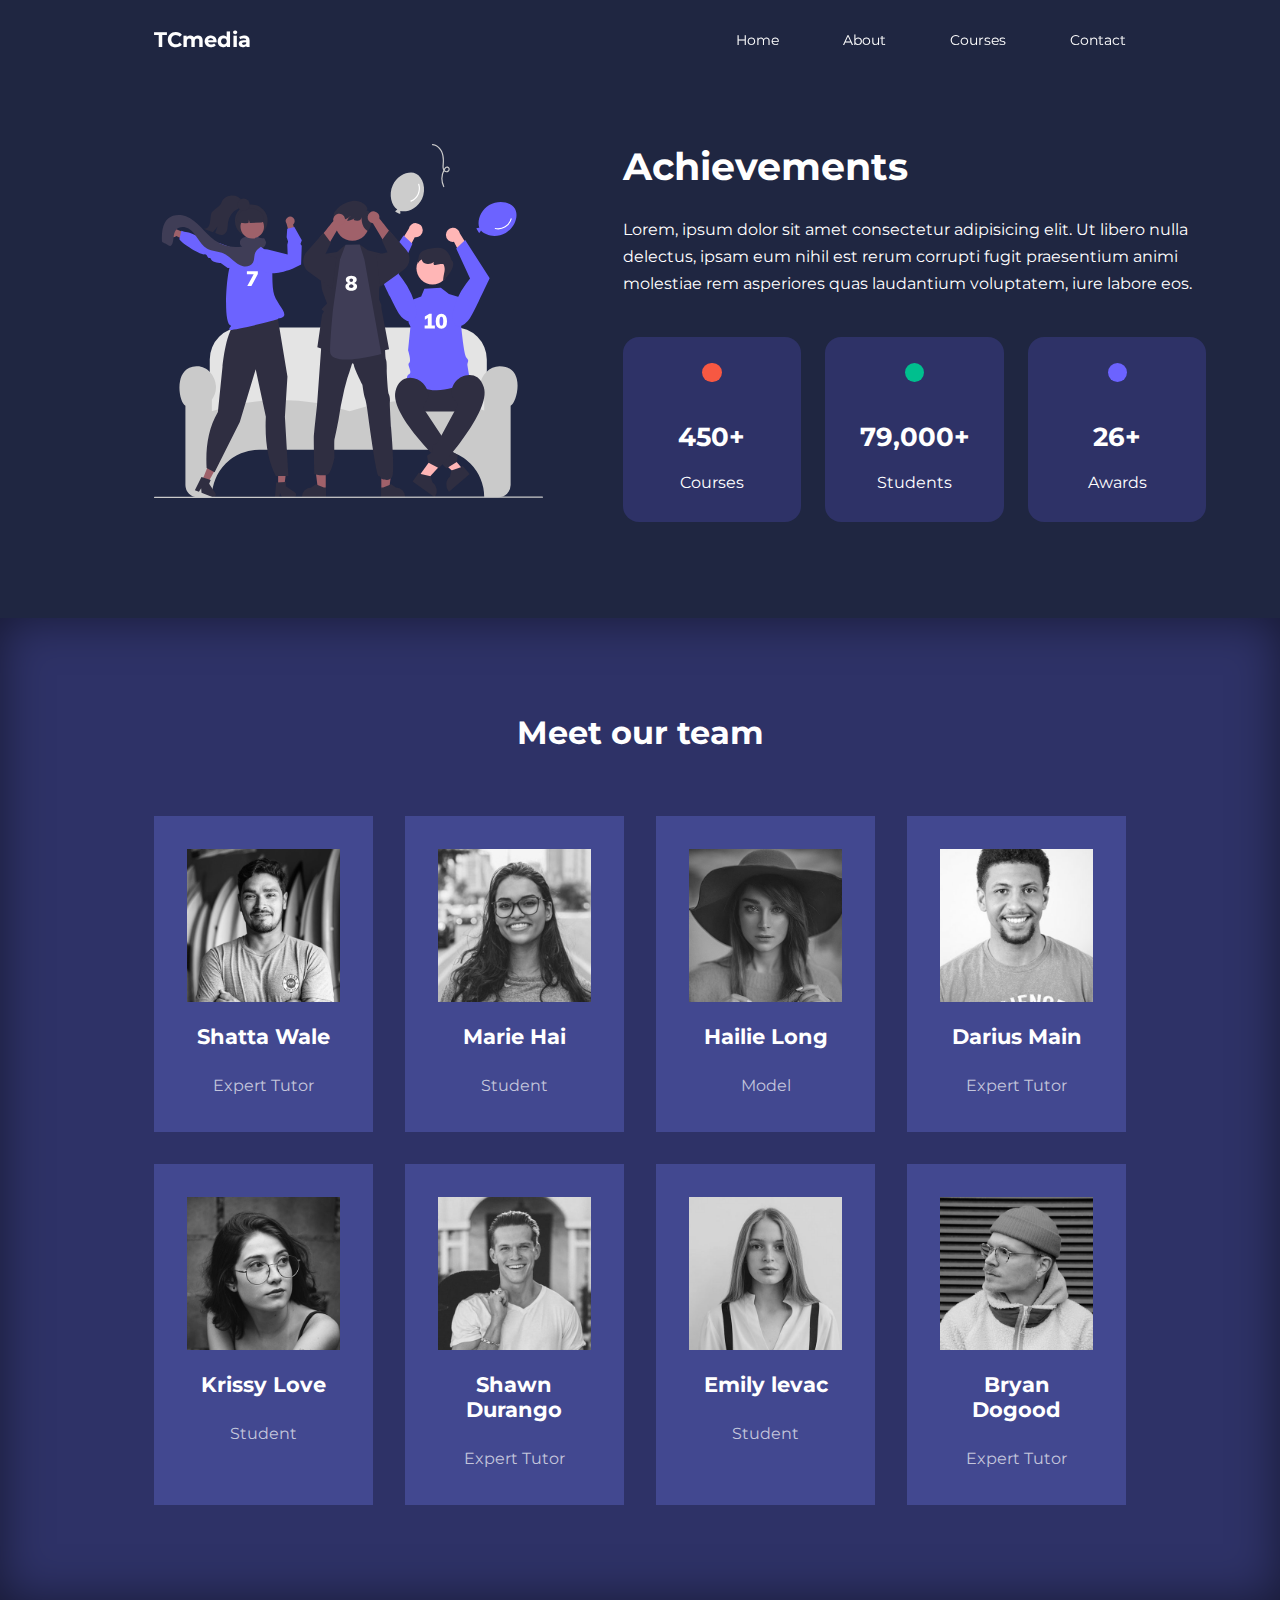
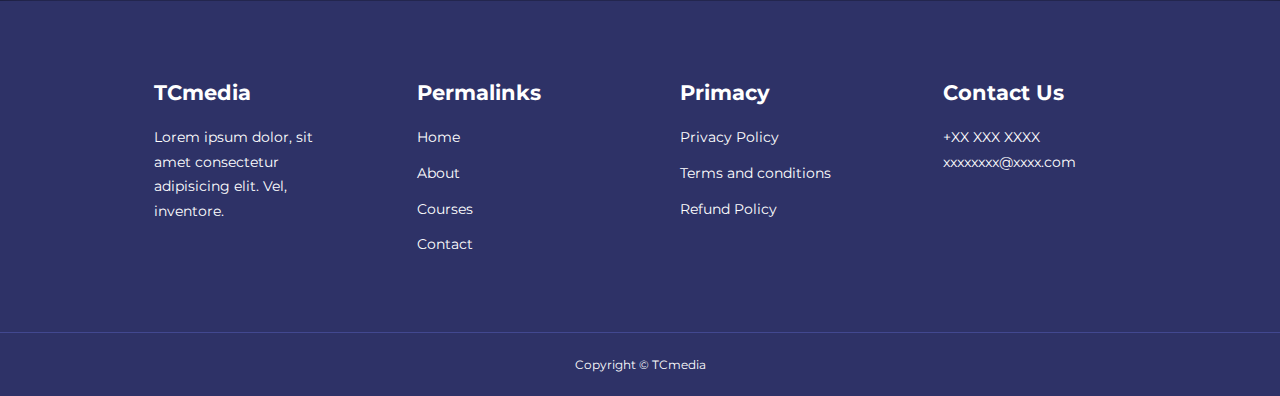
<file: education website/about.html>
<!DOCTYPE html>
<html lang="en">
<head>
    <meta charset="UTF-8">
    <meta http-equiv="X-UA-Compatible" content="IE=edge">
    <meta name="viewport" content="width=device-width, initial-scale=1.0">
    <title>Responsive Multi page Education Website</title>

    <!-- CSS -->
    <link rel="stylesheet" href=".\css\style.css">

    <link rel="stylesheet" href=".\css\about.css">

    <!-- ICONTSCOUT CDN  -->

    <link rel="stylesheet" href="https://unicons.iconscout.com/release/v4.0.0/css/line.css"/>

   
    <!-- GOOGLE FONTS (MONTSERRAT) -->

    <link rel="preconnect" href="https://fonts.googleapis.com">
    <link rel="preconnect" href="https://fonts.gstatic.com" crossorigin>
    <link href="https://fonts.googleapis.com/css2?family=Montserrat:wght@300;400;500;600;700;800;900&display=swap" rel="stylesheet">
</head>
<body>
    <nav>
        <div class="container nav__container">
            <a href="index.html"><h4>TCmedia</h4></a>
            <ul class="nav__menu">
                <li><a href="index.html">Home</a></li>
                <li><a href="about.html">About</a></li>
                <li><a href="courses.html">Courses</a></li>
                <li><a href="contact.html">Contact</a></li>
            </ul>
            <button id="open-menu-btn"><i class="uil uil-bars"></i></button>
            <button id="close-menu-btn"><i class="uil uil-multiply"></i></button>
        </div>
    </nav>

    <!-- ========= END OF NAV =========-->
    

    <section class="about__achievements">
        <div class="container about__achievements-container">
            <div class="about__achievements-left">
                <img src=".\images\about achievements.svg" alt="">
            </div>

            <div class="about__achievements-right">
                <h1>Achievements</h1>
                <p>Lorem, ipsum dolor sit amet consectetur adipisicing elit. Ut libero nulla delectus, ipsam eum nihil est rerum corrupti fugit praesentium animi molestiae rem asperiores quas laudantium voluptatem, iure labore eos.</p>
                <div class="achievements__cards">
                    <article class="achievement__card">
                        <span class="achievement__icon"><i class="uil uil-video"></i></span>
                        <h3>450+</h3>
                        <p>Courses</p>
                    </article>
                    <article class="achievement__card">
                        <span class="achievement__icon"><i class="uil uil-users-alt"></i></span>
                        <h3>79,000+</h3>
                        <p>Students</p>
                    </article>
                    <article class="achievement__card">
                        <span class="achievement__icon"><i class="uil uil-trophy"></i></span>
                        <h3>26+</h3>
                        <p>Awards</p>
                    </article>
                </div>
            </div>
        </div>
    </section>




    <!-- MEET OUR TEAM-->

    <section class="team">
        <h2>Meet our team</h2>
        <div class="container team__container">
            <article class="team__member">
                <div class="team__member-image">
                    <img src=".\images\tm1.jpg" alt="">
                </div>
                <div class="team__member-info">
                    <h4>Shatta Wale</h4>
                    <p>Expert Tutor</p>
                </div>
                <div class="team__member-socials">
                    <a href="#" target="_blank"><i class="uil uil-instagram"></i></a>
                    <a href="#" target="_blank"><i class="uil uil-twitter-alt"></i></a>
                    <a href="#" target="_blank"><i class="uil uil-linkedin-alt"></i></a>
                </div>
            </article>

            <article class="team__member">
                <div class="team__member-image">
                    <img src=".\images\tm2.jpg" alt="">
                </div>
                <div class="team__member-info">
                    <h4>Marie Hai</h4>
                    <p>Student</p>
                </div>
                <div class="team__member-socials">
                    <a href="#" target="_blank"><i class="uil uil-instagram"></i></a>
                    <a href="#" target="_blank"><i class="uil uil-twitter-alt"></i></a>
                    <a href="#" target="_blank"><i class="uil uil-linkedin-alt"></i></a>
                </div>
            </article>

            <article class="team__member">
                <div class="team__member-image">
                    <img src=".\images\tm3.jpg" alt="">
                </div>
                <div class="team__member-info">
                    <h4>Hailie Long</h4>
                    <p>Model</p>
                </div>
                <div class="team__member-socials">
                    <a href="#" target="_blank"><i class="uil uil-instagram"></i></a>
                    <a href="#" target="_blank"><i class="uil uil-twitter-alt"></i></a>
                    <a href="#" target="_blank"><i class="uil uil-linkedin-alt"></i></a>
                </div>
            </article>

            <article class="team__member">
                <div class="team__member-image">
                    <img src=".\images\tm4.jpg" alt="">
                </div>
                <div class="team__member-info">
                    <h4>Darius Main</h4>
                    <p>Expert Tutor</p>
                </div>
                <div class="team__member-socials">
                    <a href="#" target="_blank"><i class="uil uil-instagram"></i></a>
                    <a href="#" target="_blank"><i class="uil uil-twitter-alt"></i></a>
                    <a href="#" target="_blank"><i class="uil uil-linkedin-alt"></i></a>
                </div>
            </article>

            <article class="team__member">
                <div class="team__member-image">
                    <img src=".\images\tm5.jpg" alt="">
                </div>
                <div class="team__member-info">
                    <h4>Krissy Love</h4>
                    <p>Student</p>
                </div>
                <div class="team__member-socials">
                    <a href="#" target="_blank"><i class="uil uil-instagram"></i></a>
                    <a href="#" target="_blank"><i class="uil uil-twitter-alt"></i></a>
                    <a href="#" target="_blank"><i class="uil uil-linkedin-alt"></i></a>
                </div>
            </article>

            <article class="team__member">
                <div class="team__member-image">
                    <img src=".\images\tm6.jpg" alt="">
                </div>
                <div class="team__member-info">
                    <h4>Shawn Durango</h4>
                    <p>Expert Tutor</p>
                </div>
                <div class="team__member-socials">
                    <a href="#" target="_blank"><i class="uil uil-instagram"></i></a>
                    <a href="#" target="_blank"><i class="uil uil-twitter-alt"></i></a>
                    <a href="#" target="_blank"><i class="uil uil-linkedin-alt"></i></a>
                </div>
            </article>

            <article class="team__member">
                <div class="team__member-image">
                    <img src=".\images\tm7.jpg" alt="">
                </div>
                <div class="team__member-info">
                    <h4>Emily levac</h4>
                    <p>Student</p>
                </div>
                <div class="team__member-socials">
                    <a href="#" target="_blank"><i class="uil uil-instagram"></i></a>
                    <a href="#" target="_blank"><i class="uil uil-twitter-alt"></i></a>
                    <a href="#" target="_blank"><i class="uil uil-linkedin-alt"></i></a>
                </div>
            </article>

            <article class="team__member">
                <div class="team__member-image">
                    <img src=".\images\tm8.jpg" alt="">
                </div>
                <div class="team__member-info">
                    <h4>Bryan Dogood</h4>
                    <p>Expert Tutor</p>
                </div>
                <div class="team__member-socials">
                    <a href="#" target="_blank"><i class="uil uil-instagram"></i></a>
                    <a href="#" target="_blank"><i class="uil uil-twitter-alt"></i></a>
                    <a href="#" target="_blank"><i class="uil uil-linkedin-alt"></i></a>
                </div>
            </article>
        </div>
    </section>


    <footer>
        <div class="container footer__container">
            <div class="footer__1">
                <a href="index.html" class="footer__logo"><h4>
                    TCmedia
                </h4></a>
                <p>Lorem ipsum dolor, sit amet consectetur adipisicing elit. Vel, inventore.</p>
            </div>
    
            <div class="footer__2">
                <h4>Permalinks</h4>
                <ul>
                    <li><a href="index.html">Home</a></li>
                    <li><a href="about.html">About</a></li>
                    <li><a href="courses.html">Courses</a></li>
                    <li><a href="contact.html">Contact</a></li>
                </ul>
            </div>
    
            <div class="footer__3">
                <h4>Primacy</h4>
                <ul>
                    <li><a href="#">Privacy Policy</a></li>
                    <li><a href="#">Terms and conditions</a></li>
                    <li><a href="#">Refund Policy</a></li>
                </ul>
            </div>
    
            <div class="footer__4">
                <h4>Contact Us</h4>
               <div>
                <p>+XX XXX XXXX</p>
                <p>xxxxxxxx@xxxx.com</p>
               </div>
               
               <ul class="footer__socials">
                <li><a href="#"><i class="uil uil-facebook-f"></i></a></li>
                <li><a href="#"><i class="uil uil-instagram-alt"></i></a></li>
                <li><a href="#"><i class="uil uil-twitter"></i></a></li>
                <li><a href="#"><i class="uil uil-linkedin-alt"></i></a></li>
               </ul>
            </div>
        </div>  
        <div class="footer__copyright">
            <small>Copyright &copy; TCmedia</small>
        </div>
    </footer>
    
    <!-- ==== END OF FOOTER ===== -->

    <!-- JAVASCRIPT -->
    <script src=".\main.js"></script>
</body>
</html>
</file>
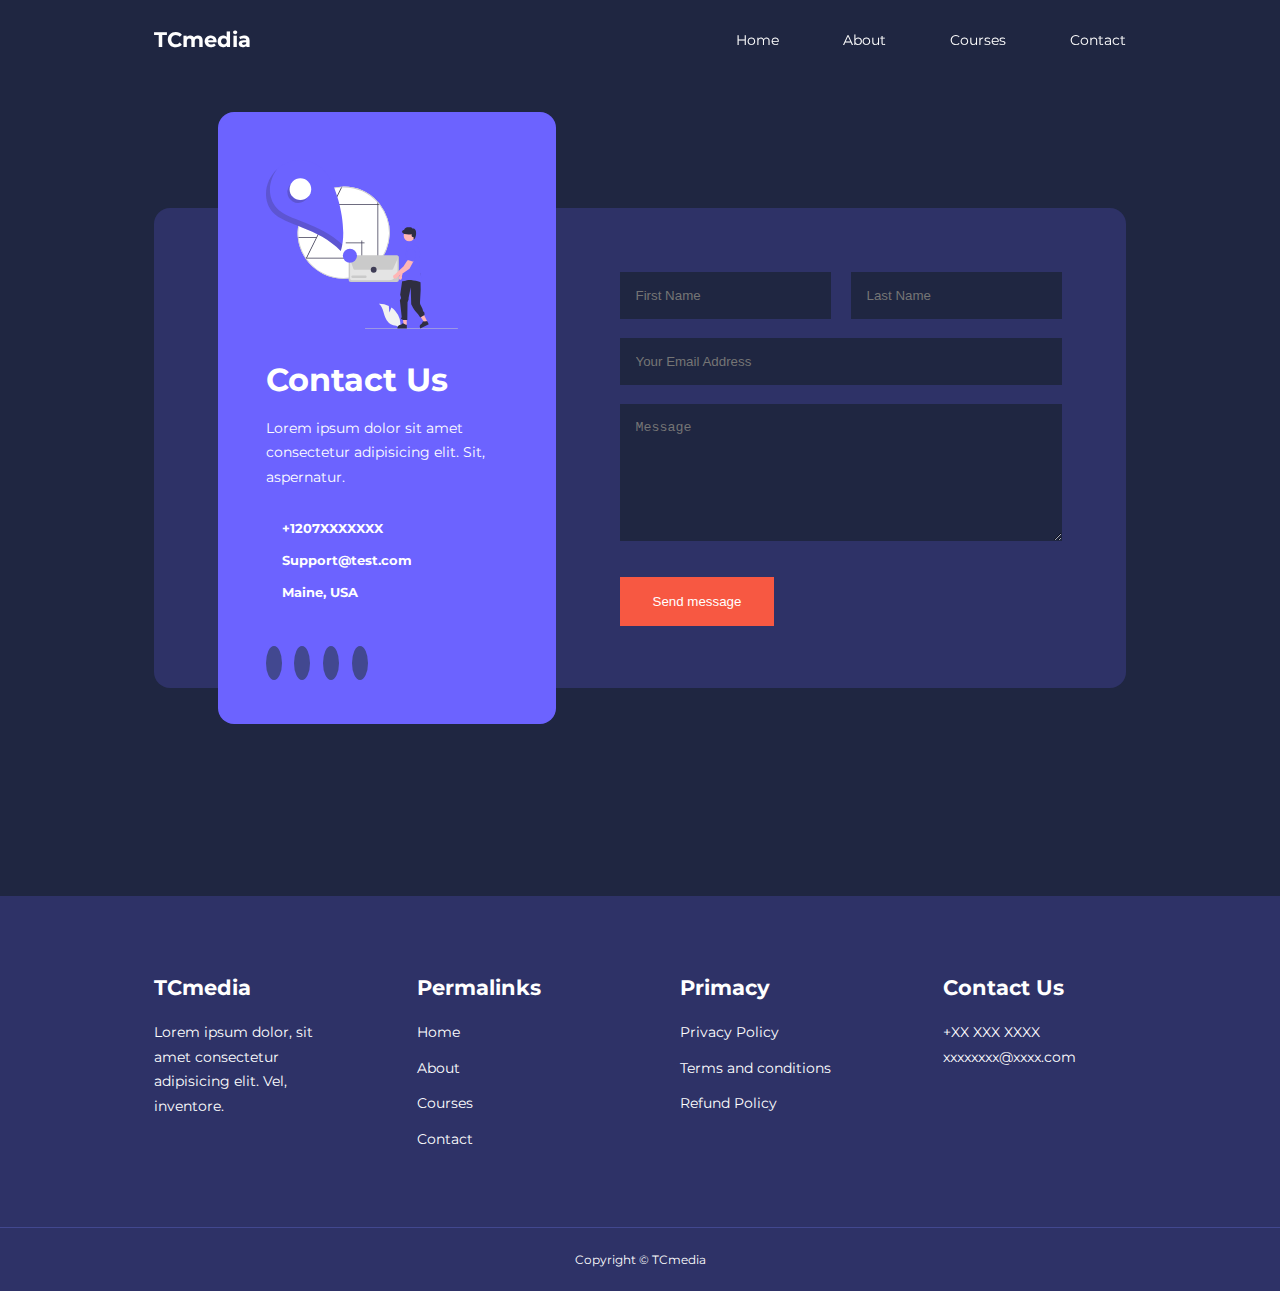
<file: education website/contact.html>
<!DOCTYPE html>
<html lang="en">
<head>
    <meta charset="UTF-8">
    <meta http-equiv="X-UA-Compatible" content="IE=edge">
    <meta name="viewport" content="width=device-width, initial-scale=1.0">
    <title>Responsive Multi page Education Website</title>

    <!-- CSS -->
    <link rel="stylesheet" href=".\css\style.css">

    <link rel="stylesheet" href=".\css\contact.css">

    <!-- ICONTSCOUT CDN  -->

    <link rel="stylesheet" href="https://unicons.iconscout.com/release/v4.0.0/css/line.css"/>

   
    <!-- GOOGLE FONTS (MONTSERRAT) -->

    <link rel="preconnect" href="https://fonts.googleapis.com">
    <link rel="preconnect" href="https://fonts.gstatic.com" crossorigin>
    <link href="https://fonts.googleapis.com/css2?family=Montserrat:wght@300;400;500;600;700;800;900&display=swap" rel="stylesheet">
</head>
<body>
    <nav>
        <div class="container nav__container">
            <a href="index.html"><h4>TCmedia</h4></a>
            <ul class="nav__menu">
                <li><a href="index.html">Home</a></li>
                <li><a href="about.html">About</a></li>
                <li><a href="courses.html">Courses</a></li>
                <li><a href="contact.html">Contact</a></li>
            </ul>
            <button id="open-menu-btn"><i class="uil uil-bars"></i></button>
            <button id="close-menu-btn"><i class="uil uil-multiply"></i></button>
        </div>
    </nav>

    <!-- ========= END OF NAV =========-->
    

    <section class="contact">
        <div class="container contact__container">
            <aside class="contact__aside">
                <div class="aside__image">
                    <img src=".\images\contact.svg" alt="">
                </div>
                <h2>Contact Us</h2>
                <p>Lorem ipsum dolor sit amet consectetur adipisicing elit. Sit, aspernatur.</p>
                <ul class="contact__details">
                    <li>
                        <i class="uil uil-phone-times"></i>
                        <h5>+1207XXXXXXX</h5>
                    </li>
                    <li>
                        <i class="uil uil-envelope"></i>
                        <h5>Support@test.com</h5>
                    </li>
                    <li>
                        <i class="uil uil-location-point"></i>
                        <h5>Maine, USA</h5>
                    </li>
                </ul>
                <ul class="contact__socials">
                    <li><a href="#"><i class="uil uil-facebook-f"></i></a></li>
                    <li><a href="#"><i class="uil uil-instagram"></i></a></li>
                    <li><a href="#"><i class="uil uil-twitter"></i></a></li>
                    <li><a href="#"><i class="uil uil-linkedin-alt"></i></a></li>
                </ul>
            </aside>


            <form class="contact__form">
                <div class="form__name">
                    <input type="text" name="First Name" placeholder="First Name" required>
                    <input type="text" name="Last Name" placeholder="Last Name" required>
                </div>
                <input type="email" name="Email Address" placeholder="Your Email Address" required>
                <textarea name="Message" rows="7" placeholder="Message" required></textarea>
                <button type="submit" class="btn btn-primary">Send message</button>
            </form>
        </div>
    </section>








    
    <footer>
        <div class="container footer__container">
            <div class="footer__1">
                <a href="index.html" class="footer__logo"><h4>
                    TCmedia
                </h4></a>
                <p>Lorem ipsum dolor, sit amet consectetur adipisicing elit. Vel, inventore.</p>
            </div>
    
            <div class="footer__2">
                <h4>Permalinks</h4>
                <ul>
                    <li><a href="index.html">Home</a></li>
                    <li><a href="about.html">About</a></li>
                    <li><a href="courses.html">Courses</a></li>
                    <li><a href="contact.html">Contact</a></li>
                </ul>
            </div>
    
            <div class="footer__3">
                <h4>Primacy</h4>
                <ul>
                    <li><a href="#">Privacy Policy</a></li>
                    <li><a href="#">Terms and conditions</a></li>
                    <li><a href="#">Refund Policy</a></li>
                </ul>
            </div>
    
            <div class="footer__4">
                <h4>Contact Us</h4>
               <div>
                <p>+XX XXX XXXX</p>
                <p>xxxxxxxx@xxxx.com</p>
               </div>
               
               <ul class="footer__socials">
                <li><a href="#"><i class="uil uil-facebook-f"></i></a></li>
                <li><a href="#"><i class="uil uil-instagram-alt"></i></a></li>
                <li><a href="#"><i class="uil uil-twitter"></i></a></li>
                <li><a href="#"><i class="uil uil-linkedin-alt"></i></a></li>
               </ul>
            </div>
        </div>  
        <div class="footer__copyright">
            <small>Copyright &copy; TCmedia</small>
        </div>
    </footer>
    
    <!-- ==== END OF FOOTER ===== -->

    <!-- JAVASCRIPT -->
    <script src=".\main.js"></script>
</body>
</html>
</file>
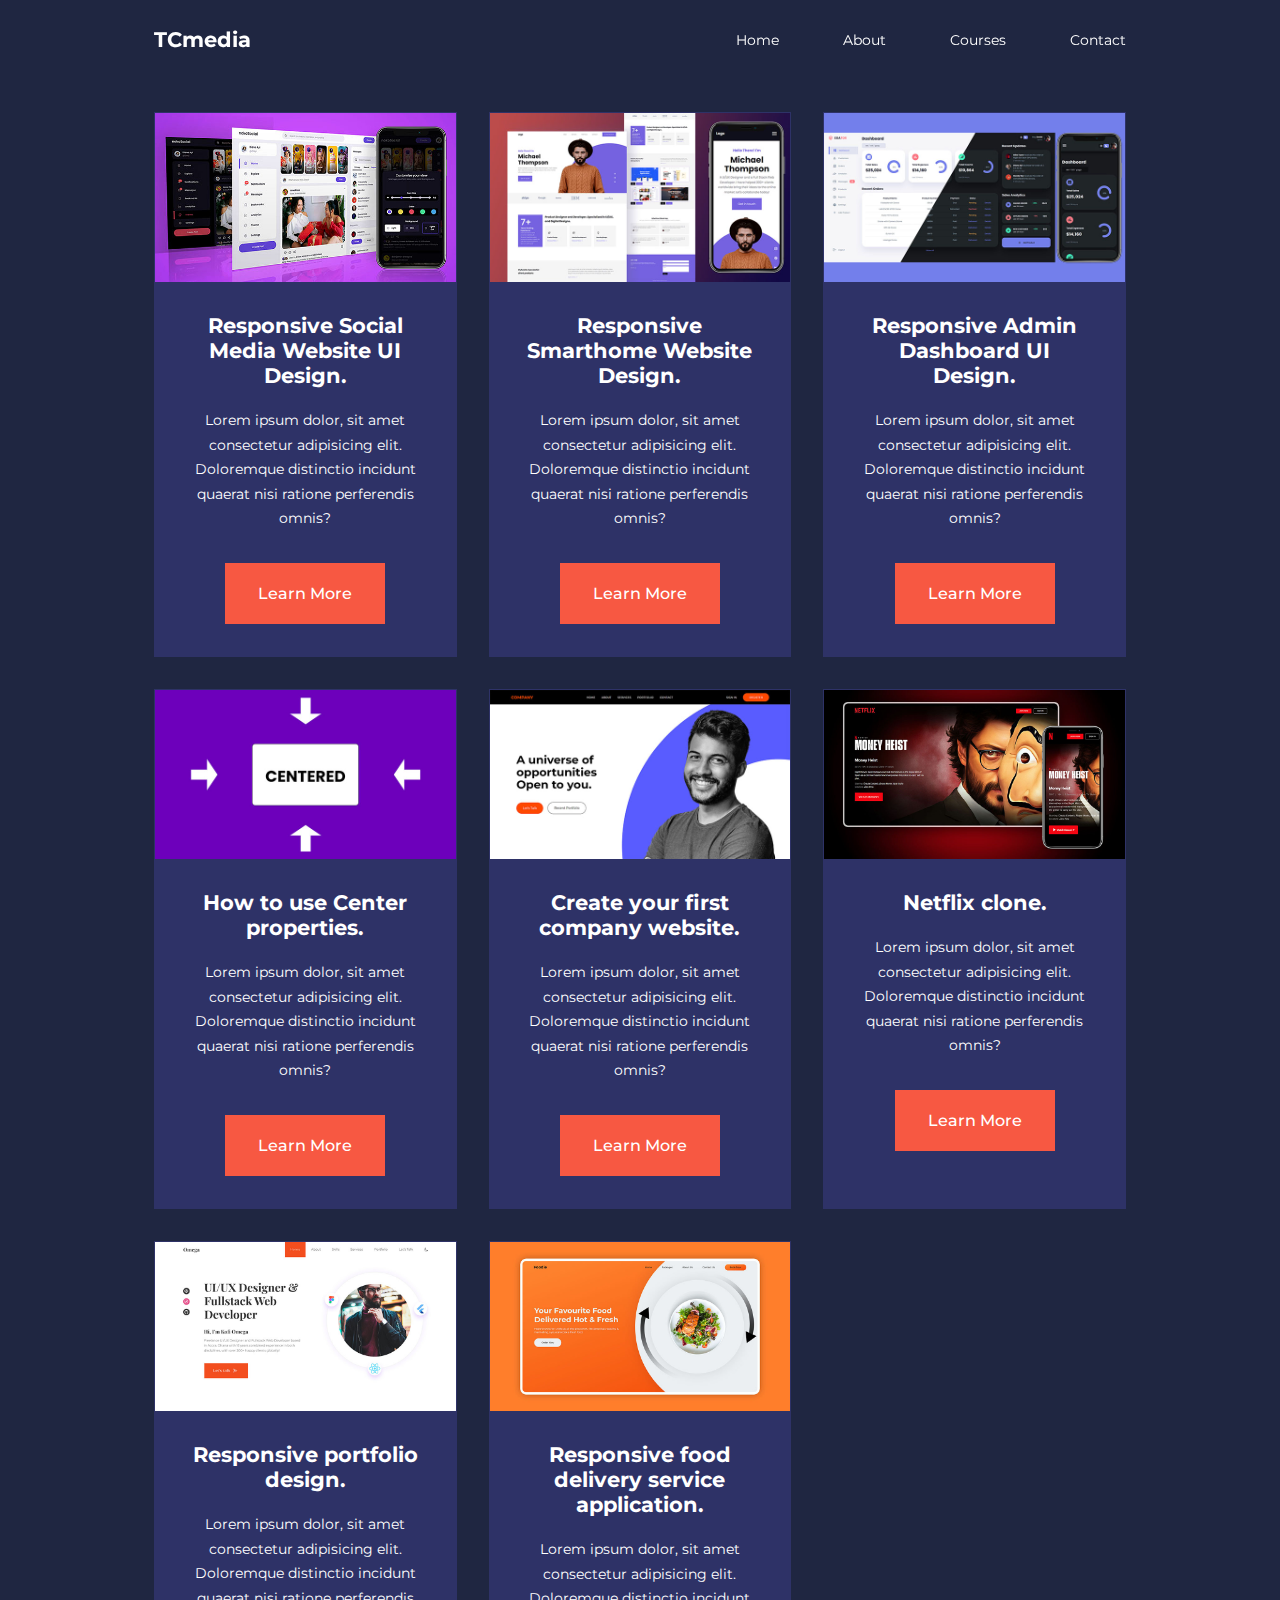
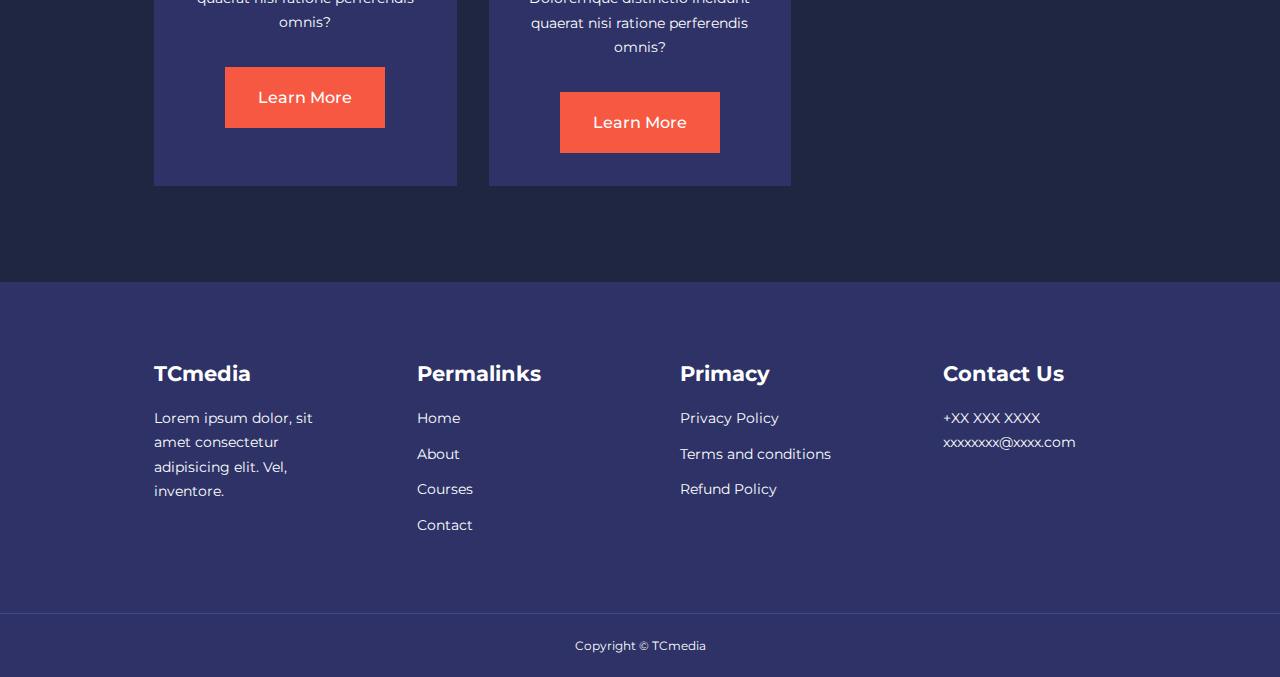
<file: education website/courses.html>
<!DOCTYPE html>
<html lang="en">
<head>
    <meta charset="UTF-8">
    <meta http-equiv="X-UA-Compatible" content="IE=edge">
    <meta name="viewport" content="width=device-width, initial-scale=1.0">
    <title>Responsive Multi page Education Website</title>

    <!-- CSS -->
    <link rel="stylesheet" href=".\css\style.css">

    <link rel="stylesheet" href=".\css\about.css">

    <!-- ICONTSCOUT CDN  -->

    <link rel="stylesheet" href="https://unicons.iconscout.com/release/v4.0.0/css/line.css"/>

   
    <!-- GOOGLE FONTS (MONTSERRAT) -->

    <link rel="preconnect" href="https://fonts.googleapis.com">
    <link rel="preconnect" href="https://fonts.gstatic.com" crossorigin>
    <link href="https://fonts.googleapis.com/css2?family=Montserrat:wght@300;400;500;600;700;800;900&display=swap" rel="stylesheet">
    <style>
        .courses {
            margin-top:1rem;
        }
    </style>
</head>
<body>
    <nav>
        <div class="container nav__container">
            <a href="index.html"><h4>TCmedia</h4></a>
            <ul class="nav__menu">
                <li><a href="index.html">Home</a></li>
                <li><a href="about.html">About</a></li>
                <li><a href="courses.html">Courses</a></li>
                <li><a href="contact.html">Contact</a></li>
            </ul>
            <button id="open-menu-btn"><i class="uil uil-bars"></i></button>
            <button id="close-menu-btn"><i class="uil uil-multiply"></i></button>
        </div>
    </nav>

    <!-- ========= END OF NAV =========-->
    




    <section class="courses">
        <div class="container courses__container">
            <article class="course">
                <div class="course__image"><img src=".\images\course1.jpg"></div>
                <div class="course__info">
               <h4>Responsive Social Media Website UI Design.</h4>
                <p>Lorem ipsum dolor, sit amet consectetur adipisicing elit. Doloremque distinctio incidunt quaerat nisi ratione perferendis omnis?</p>
                <a href="courses.html" class="btn btn-primary">Learn More</a>
                </div>
            </article>

            <article class="course">
                <div class="course__image"><img src=".\images\course2.jpg"></div>
                <div class="course__info">
                    <h4>Responsive Smarthome Website Design.</h4>
                <p>Lorem ipsum dolor, sit amet consectetur adipisicing elit. Doloremque distinctio incidunt quaerat nisi ratione perferendis omnis?</p>
                <a href="courses.html" class="btn btn-primary">Learn More</a>
                </div>
            </article>

            <article class="course">
                <div class="course__image"><img src=".\images\course3.jpg"></div>
                <div class="course__info">
                    <h4>Responsive Admin Dashboard UI Design.</h4>
                <p>Lorem ipsum dolor, sit amet consectetur adipisicing elit. Doloremque distinctio incidunt quaerat nisi ratione perferendis omnis?</p>
                <a href="courses.html" class="btn btn-primary">Learn More</a>
                </div>
            </article>

            <article class="course">
                <div class="course__image"><img src=".\images\course4.jpg"></div>
                <div class="course__info">
                    <h4>How to use Center properties.</h4>
                <p>Lorem ipsum dolor, sit amet consectetur adipisicing elit. Doloremque distinctio incidunt quaerat nisi ratione perferendis omnis?</p>
                <a href="courses.html" class="btn btn-primary">Learn More</a>
                </div>
            </article>

            <article class="course">
                <div class="course__image"><img src=".\images\course5.jpg"></div>
                <div class="course__info">
                    <h4>Create your first company website.</h4>
                <p>Lorem ipsum dolor, sit amet consectetur adipisicing elit. Doloremque distinctio incidunt quaerat nisi ratione perferendis omnis?</p>
                <a href="courses.html" class="btn btn-primary">Learn More</a>
                </div>
            </article>

            <article class="course">
                <div class="course__image"><img src=".\images\course9.jpg"></div>
                <div class="course__info">
                    <h4>Netflix clone.</h4>
                <p>Lorem ipsum dolor, sit amet consectetur adipisicing elit. Doloremque distinctio incidunt quaerat nisi ratione perferendis omnis?</p>
                <a href="courses.html" class="btn btn-primary">Learn More</a>
                </div>
            </article>

            <article class="course">
                <div class="course__image"><img src=".\images\course7.jpg"></div>
                <div class="course__info">
                    <h4>Responsive portfolio design.</h4>
                <p>Lorem ipsum dolor, sit amet consectetur adipisicing elit. Doloremque distinctio incidunt quaerat nisi ratione perferendis omnis?</p>
                <a href="courses.html" class="btn btn-primary">Learn More</a>
                </div>
            </article>

            <article class="course">
                <div class="course__image"><img src=".\images\course8.jpg"></div>
                <div class="course__info">
                    <h4>Responsive food delivery service application.</h4>
                <p>Lorem ipsum dolor, sit amet consectetur adipisicing elit. Doloremque distinctio incidunt quaerat nisi ratione perferendis omnis?</p>
                <a href="courses.html" class="btn btn-primary">Learn More</a>
                </div>
            </article>

        </div>
    </section>

<!-- ===== END OF COURSES =====-->




<footer>
    <div class="container footer__container">
        <div class="footer__1">
            <a href="index.html" class="footer__logo"><h4>
                TCmedia
            </h4></a>
            <p>Lorem ipsum dolor, sit amet consectetur adipisicing elit. Vel, inventore.</p>
        </div>

        <div class="footer__2">
            <h4>Permalinks</h4>
            <ul>
                <li><a href="index.html">Home</a></li>
                <li><a href="about.html">About</a></li>
                <li><a href="courses.html">Courses</a></li>
                <li><a href="contact.html">Contact</a></li>
            </ul>
        </div>

        <div class="footer__3">
            <h4>Primacy</h4>
            <ul>
                <li><a href="#">Privacy Policy</a></li>
                <li><a href="#">Terms and conditions</a></li>
                <li><a href="#">Refund Policy</a></li>
            </ul>
        </div>

        <div class="footer__4">
            <h4>Contact Us</h4>
           <div>
            <p>+XX XXX XXXX</p>
            <p>xxxxxxxx@xxxx.com</p>
           </div>
           
           <ul class="footer__socials">
            <li><a href="#"><i class="uil uil-facebook-f"></i></a></li>
            <li><a href="#"><i class="uil uil-instagram-alt"></i></a></li>
            <li><a href="#"><i class="uil uil-twitter"></i></a></li>
            <li><a href="#"><i class="uil uil-linkedin-alt"></i></a></li>
           </ul>
        </div>
    </div>  
    <div class="footer__copyright">
        <small>Copyright &copy; TCmedia</small>
    </div>
</footer>

<!-- ==== END OF FOOTER ===== -->

<!-- JAVASCRIPT -->
<script src=".\main.js"></script>
</body>
</html>
</file>
